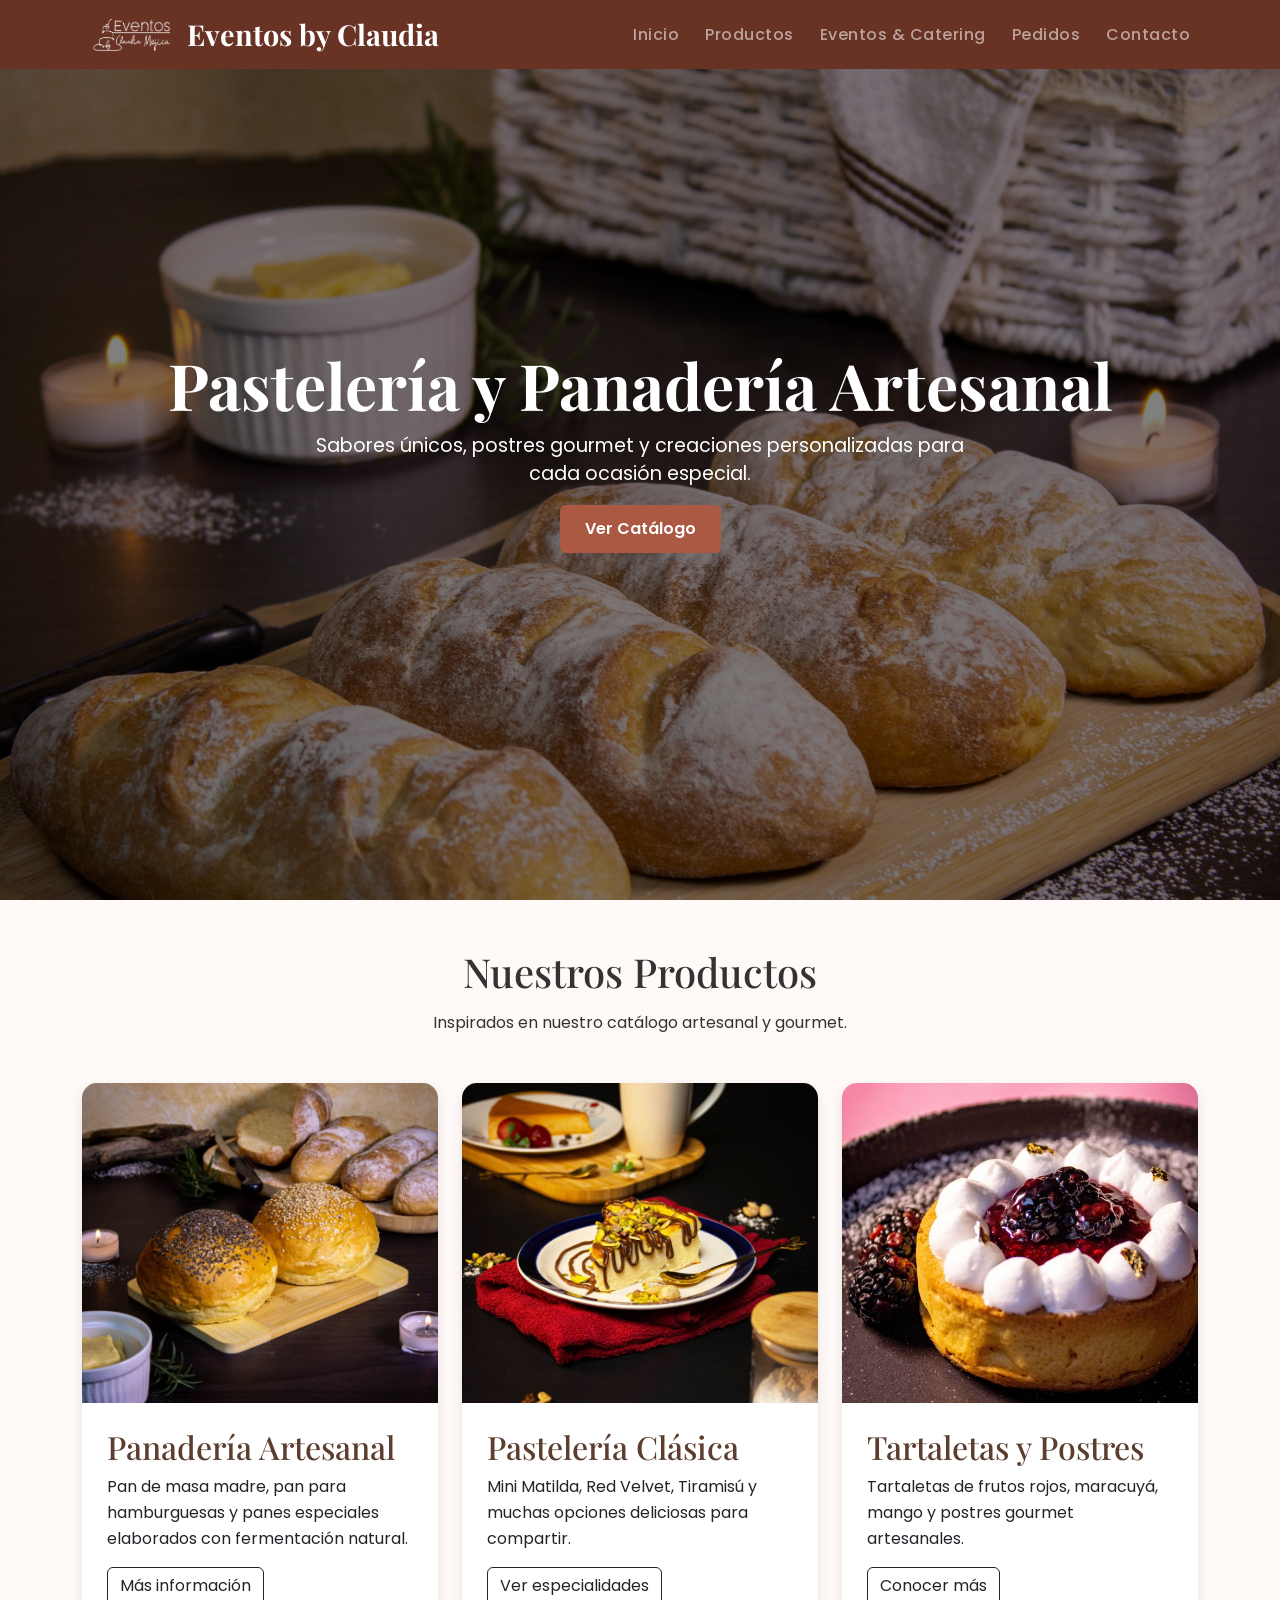
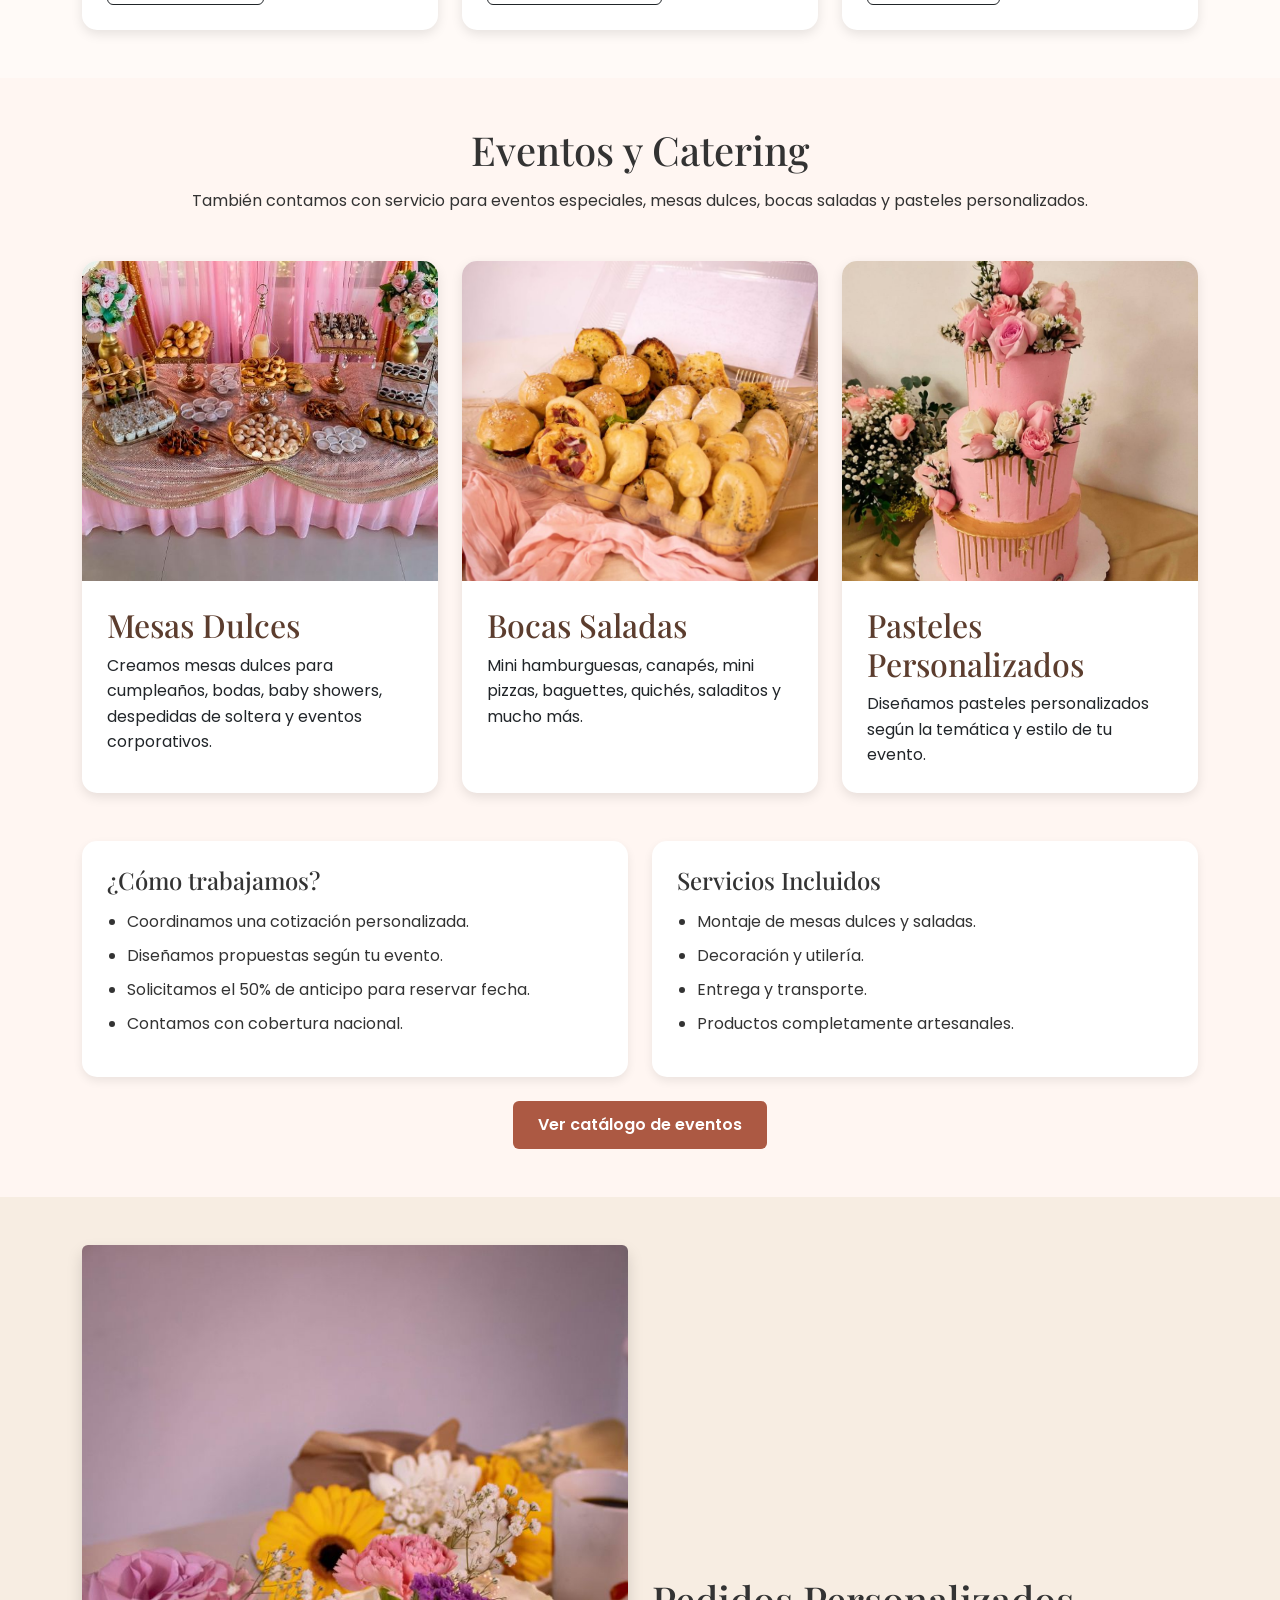
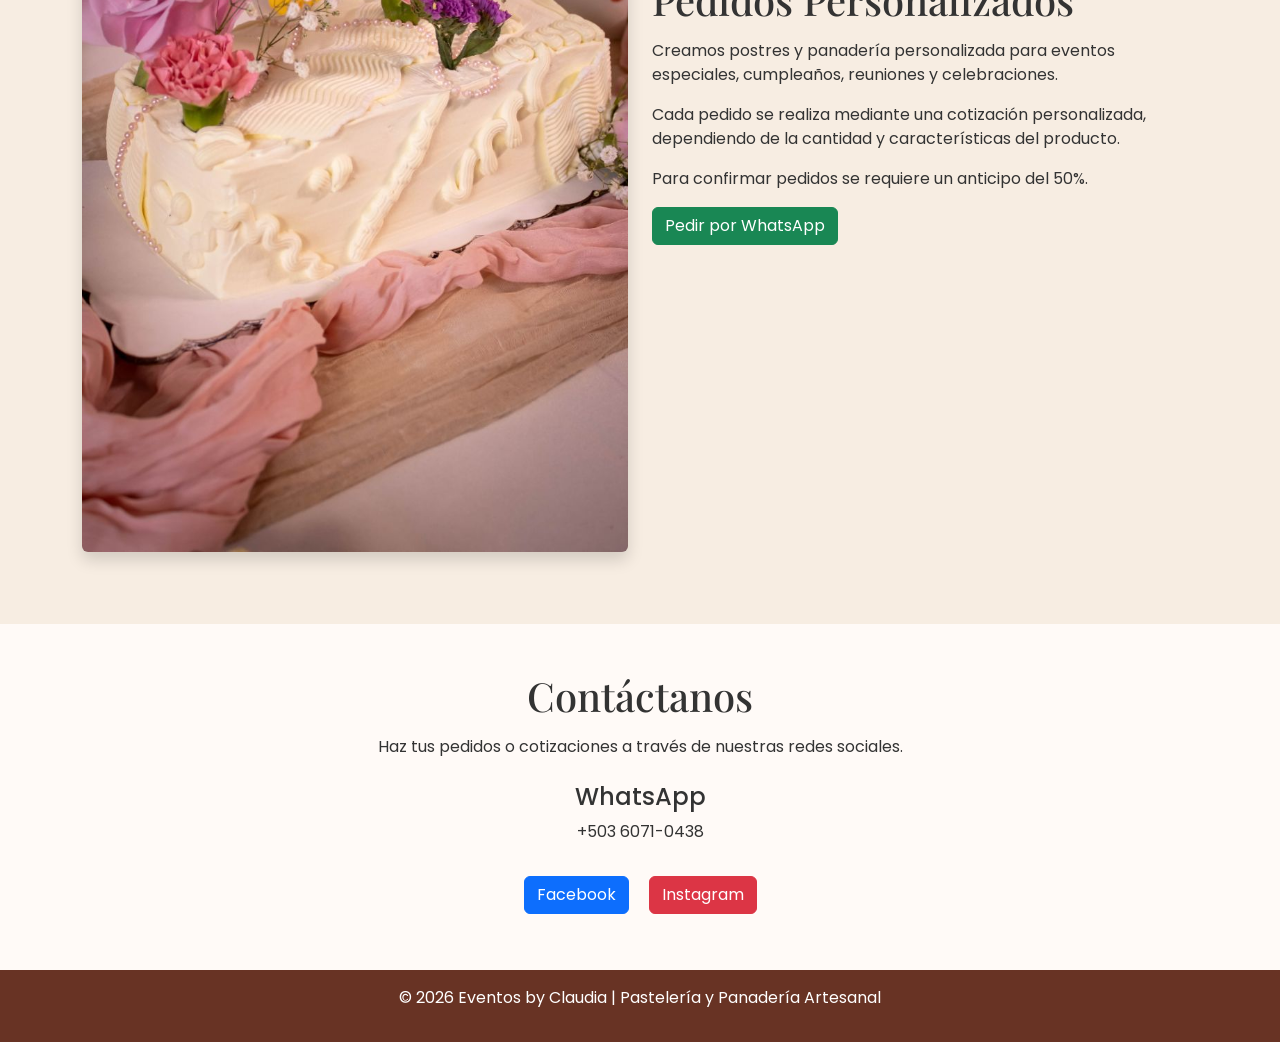
<file: index.html>
<!DOCTYPE html>
<html lang="es">
<head>
    <meta charset="UTF-8">
    <meta name="viewport" content="width=device-width, initial-scale=1.0">

    <title>Eventos by Claudia</title>

    <link href="https://cdn.jsdelivr.net/npm/bootstrap@5.3.3/dist/css/bootstrap.min.css" rel="stylesheet">
    <link href="https://fonts.googleapis.com/css2?family=Playfair+Display:wght@600;700&family=Poppins:wght@300;400;500;600&display=swap" rel="stylesheet">
    <link rel="stylesheet" href="css.css">
</head>

<body>


    <nav class="navbar navbar-expand-lg navbar-dark fixed-top custom-navbar">
        <div class="container">
            <a class="navbar-brand d-flex align-items-center" href="#">
    
            <img src="img/logo.png"
             alt="Logo"
              width="110"
             height="50">

             Eventos by Claudia

          </a>

            <button class="navbar-toggler" type="button" data-bs-toggle="collapse" data-bs-target="#menu">
                <span class="navbar-toggler-icon"></span>
            </button>

            <div class="collapse navbar-collapse" id="menu">
                <ul class="navbar-nav ms-auto">

                 <li class="nav-item">
                  <a class="nav-link" href="#inicio">
                  Inicio
             </a>
              </li>

               <li class="nav-item">
                 <a class="nav-link" href="#productos">
            Productos
                  </a>
               </li>

             <li class="nav-item">
                 <a class="nav-link" href="#eventos">
                 Eventos & Catering
                 </a>
             </li>

              <li class="nav-item">
                 <a class="nav-link" href="#personalizados">
                  Pedidos
                 </a>
             </li>

             <li class="nav-item">
                   <a class="nav-link" href="#contacto">
                 Contacto
                 </a>
             </li>

 </ul>
            </div>
        </div>
    </nav>


    <section id="inicio" class="hero d-flex align-items-center text-center">
        <div class="container">
            <h1>Pastelería y Panadería Artesanal</h1>
            <p>
                Sabores únicos, postres gourmet y creaciones personalizadas
                para cada ocasión especial.
            </p>

            <a href="#productos" class="btn btn-custom mt-3">
                Ver Catálogo
            </a>
        </div>
    </section>


    <section id="productos" class="container py-5">

        <div class="text-center mb-5">
            <h2>Nuestros Productos</h2>
            <p>
                Inspirados en nuestro catálogo artesanal y gourmet.
            </p>
        </div>

        <div class="row g-4">


            <div class="col-md-4">
                <div class="card custom-card h-100">
                    <img src="img/pan.jpg" class="card-img-top" alt="Pan artesanal">

                    <div class="card-body">
                        <h3 class="card-title">Panadería Artesanal</h3>

                        <p class="card-text">
                            Pan de masa madre, pan para hamburguesas y
                            panes especiales elaborados con fermentación natural.
                        </p>

                       <a href="panaderia.html" class="btn btn-outline-dark">
                         Más información
                      </a>
                    </div>
                </div>
            </div>


            <div class="col-md-4">
                <div class="card custom-card h-100">
                    <img src="img/pastel.jpg" class="card-img-top" alt="Pasteles">

                    <div class="card-body">
                        <h3 class="card-title">Pastelería Clásica</h3>

                        <p class="card-text">
                            Mini Matilda, Red Velvet, Tiramisú y muchas
                            opciones deliciosas para compartir.
                        </p>

                       <a href="pasteleria.html" class="btn btn-outline-dark">
                         Ver especialidades
                    </a>
                    </div>
                </div>
            </div>


            <div class="col-md-4">
                <div class="card custom-card h-100">
                    <img src="img/tarta.jpg" class="card-img-top" alt="Tartaletas">

                    <div class="card-body">
                        <h3 class="card-title">Tartaletas y Postres</h3>

                        <p class="card-text">
                            Tartaletas de frutos rojos, maracuyá,
                            mango y postres gourmet artesanales.
                        </p>

                        <a href="tartaletas.html" class="btn btn-outline-dark">
                         Conocer más
                       </a>
                    </div>
                </div>
            </div>

        </div>
    </section>


<section id="eventos" class="eventos py-5">

    <div class="container">

        <div class="text-center mb-5">
            <h2>Eventos y Catering</h2>

            <p>
                También contamos con servicio para eventos especiales,
                mesas dulces, bocas saladas y pasteles personalizados.
            </p>
        </div>

        <div class="row g-4">


            <div class="col-md-4">

                <div class="card custom-card h-100">

                    <img src="img/eventos1.jpg"
                    class="card-img-top"
                    alt="Mesa dulce">

                    <div class="card-body">

                        <h3 class="card-title">
                            Mesas Dulces
                        </h3>

                        <p class="card-text">
                            Creamos mesas dulces para cumpleaños,
                            bodas, baby showers, despedidas de soltera
                            y eventos corporativos.
                        </p>

                    </div>

                </div>

            </div>


            <div class="col-md-4">

                <div class="card custom-card h-100">

                    <img src="img/eventos2.jpg"
                    class="card-img-top"
                    alt="Bocas saladas">

                    <div class="card-body">

                        <h3 class="card-title">
                            Bocas Saladas
                        </h3>

                        <p class="card-text">
                            Mini hamburguesas, canapés,
                            mini pizzas, baguettes, quichés,
                            saladitos y mucho más.
                        </p>

                    </div>

                </div>

            </div>


            <div class="col-md-4">

                <div class="card custom-card h-100">

                    <img src="img/eventos3.jpg"
                    class="card-img-top"
                    alt="Pasteles personalizados">

                    <div class="card-body">

                        <h3 class="card-title">
                            Pasteles Personalizados
                        </h3>

                        <p class="card-text">
                            Diseñamos pasteles personalizados
                            según la temática y estilo de tu evento.
                        </p>

                    </div>

                </div>

            </div>

        </div>


        <div class="row mt-5">

            <div class="col-lg-6">

                <div class="info-box">

                    <h4>¿Cómo trabajamos?</h4>

                    <ul>
                        <li>Coordinamos una cotización personalizada.</li>
                        <li>Diseñamos propuestas según tu evento.</li>
                        <li>Solicitamos el 50% de anticipo para reservar fecha.</li>
                        <li>Contamos con cobertura nacional.</li>
                    </ul>

                </div>

            </div>

            <div class="col-lg-6">

                <div class="info-box">

                    <h4>Servicios Incluidos</h4>

                    <ul>
                        <li>Montaje de mesas dulces y saladas.</li>
                        <li>Decoración y utilería.</li>
                        <li>Entrega y transporte.</li>
                        <li>Productos completamente artesanales.</li>
                    </ul>
                </div>

            </div>

        </div>



    </div>

                      <a href="pdf/catalogo-eventos.pdf"
                   target="_blank"
                   class="btn btn-custom d-block mx-auto mt-4"
                  style="width: fit-content;">

                  Ver catálogo de eventos

                 </a>

</section>


    <section id="personalizados" class="personalizados py-5">
        <div class="container">

            <div class="row align-items-center">

                <div class="col-lg-6 mb-4">
                    <img src="img/personalizados.jpg" class="img-fluid rounded shadow" alt="Pedidos personalizados">
                </div>

                <div class="col-lg-6">
                    <h2>Pedidos Personalizados</h2>

                    <p>
                        Creamos postres y panadería personalizada para
                        eventos especiales, cumpleaños, reuniones y celebraciones.
                    </p>

                    <p>
                        Cada pedido se realiza mediante una cotización personalizada,
                        dependiendo de la cantidad y características del producto.
                    </p>

                    <p>
                        Para confirmar pedidos se requiere un anticipo del 50%.
                    </p>

                    <a href="https://wa.me/50360710438" target="_blank" class="btn btn-success">
                        Pedir por WhatsApp
                    </a>
                </div>

            </div>

        </div>
    </section>


    <section id="contacto" class="container py-5">

        <div class="text-center">
            <h2>Contáctanos</h2>

            <p>
                Haz tus pedidos o cotizaciones a través de nuestras redes sociales.
            </p>

            <h4 class="mt-4">WhatsApp</h4>
            <p>+503 6071-0438</p>

            <div class="sociales mt-4">

                <a href="https://www.facebook.com/eventosbyclaudia.sv/" target="_blank" class="btn btn-primary m-2">
                    Facebook
                </a>

                <a href="https://www.instagram.com/eventosbyclaudia.sv/" target="_blank" class="btn btn-danger m-2">
                    Instagram
                </a>

            </div>
        </div>

    </section>


    <footer class="text-center py-3">
        <p>
            © 2026 Eventos by Claudia | Pastelería y Panadería Artesanal
        </p>
    </footer>

 
    <script src="https://cdn.jsdelivr.net/npm/bootstrap@5.3.3/dist/js/bootstrap.bundle.min.js"></script>

</body>
</html>
</file>
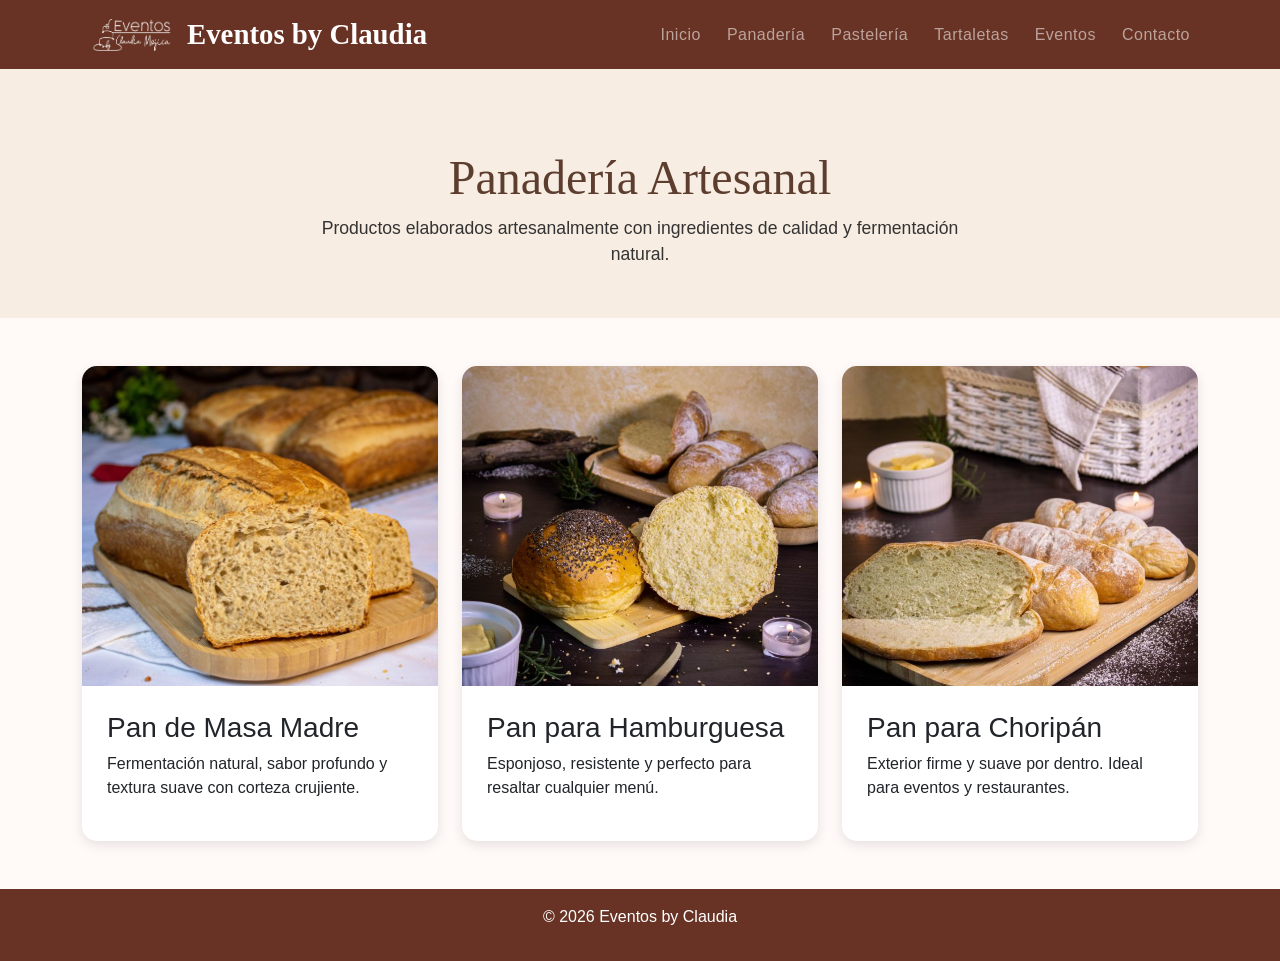
<file: panaderia.html>
<!DOCTYPE html>
<html lang="es">

<head>
    <meta charset="UTF-8">
    <meta name="viewport" content="width=device-width, initial-scale=1.0">

    <title>Panadería Artesanal</title>
    <link href="https://cdn.jsdelivr.net/npm/bootstrap@5.3.3/dist/css/bootstrap.min.css" rel="stylesheet">
    <link rel="stylesheet" href="css.css">
</head>

<body>

<nav class="navbar navbar-expand-lg navbar-dark custom-navbar">

    <div class="container">

        <a class="navbar-brand d-flex align-items-center"
        href="index.html">

            <img src="img/logo.png"
            alt="Logo">

            <span>Eventos by Claudia</span>

        </a>


        <button class="navbar-toggler"
        type="button"
        data-bs-toggle="collapse"
        data-bs-target="#menu">

            <span class="navbar-toggler-icon"></span>

        </button>



        <div class="collapse navbar-collapse"
        id="menu">

            <ul class="navbar-nav ms-auto">

                <li class="nav-item">

                    <a class="nav-link"
                    href="index.html">

                        Inicio

                    </a>

                </li>

                <li class="nav-item">

                    <a class="nav-link"
                    href="panaderia.html">

                        Panadería

                    </a>

                </li>

                <li class="nav-item">

                    <a class="nav-link"
                    href="pasteleria.html">

                        Pastelería

                    </a>

                </li>

                <li class="nav-item">

                    <a class="nav-link"
                    href="tartaletas.html">

                        Tartaletas

                    </a>

                </li>

                <li class="nav-item">

                    <a class="nav-link"
                    href="index.html#eventos">

                        Eventos

                    </a>

                </li>

                <li class="nav-item">

                    <a class="nav-link"
                    href="index.html#contacto">

                        Contacto

                    </a>

                </li>

            </ul>

        </div>

    </div>

</nav>

    <section class="page-header">

        <div class="container">

            <h1>
                Panadería Artesanal
            </h1>

            <p>
                Productos elaborados artesanalmente
                con ingredientes de calidad y fermentación natural.
            </p>

        </div>

    </section>
    <section class="container py-5">

        <div class="row g-4">

            <div class="col-md-4">

                <div class="card custom-card h-100">

                    <img src="img/panmadre.jpg"
                    class="card-img-top">

                    <div class="card-body">

                        <h3>Pan de Masa Madre</h3>

                        <p>
                            Fermentación natural, sabor profundo
                            y textura suave con corteza crujiente.
                        </p>

                    </div>

                </div>

            </div>

            <div class="col-md-4">

                <div class="card custom-card h-100">

                    <img src="img/hamburguesa.jpg"
                    class="card-img-top">

                    <div class="card-body">

                        <h3>Pan para Hamburguesa</h3>

                        <p>
                            Esponjoso, resistente y perfecto
                            para resaltar cualquier menú.
                        </p>

                    </div>

                </div>

            </div>

            <div class="col-md-4">

                <div class="card custom-card h-100">

                    <img src="img/choripanes.jpg"
                    class="card-img-top">

                    <div class="card-body">

                        <h3>Pan para Choripán</h3>

                        <p>
                            Exterior firme y suave por dentro.
                            Ideal para eventos y restaurantes.
                        </p>

                    </div>

                </div>

            </div>

        </div>

    </section>

        <footer class="text-center py-3">

        <p>
            © 2026 Eventos by Claudia
        </p>

    </footer>

</body>
</html>
</file>
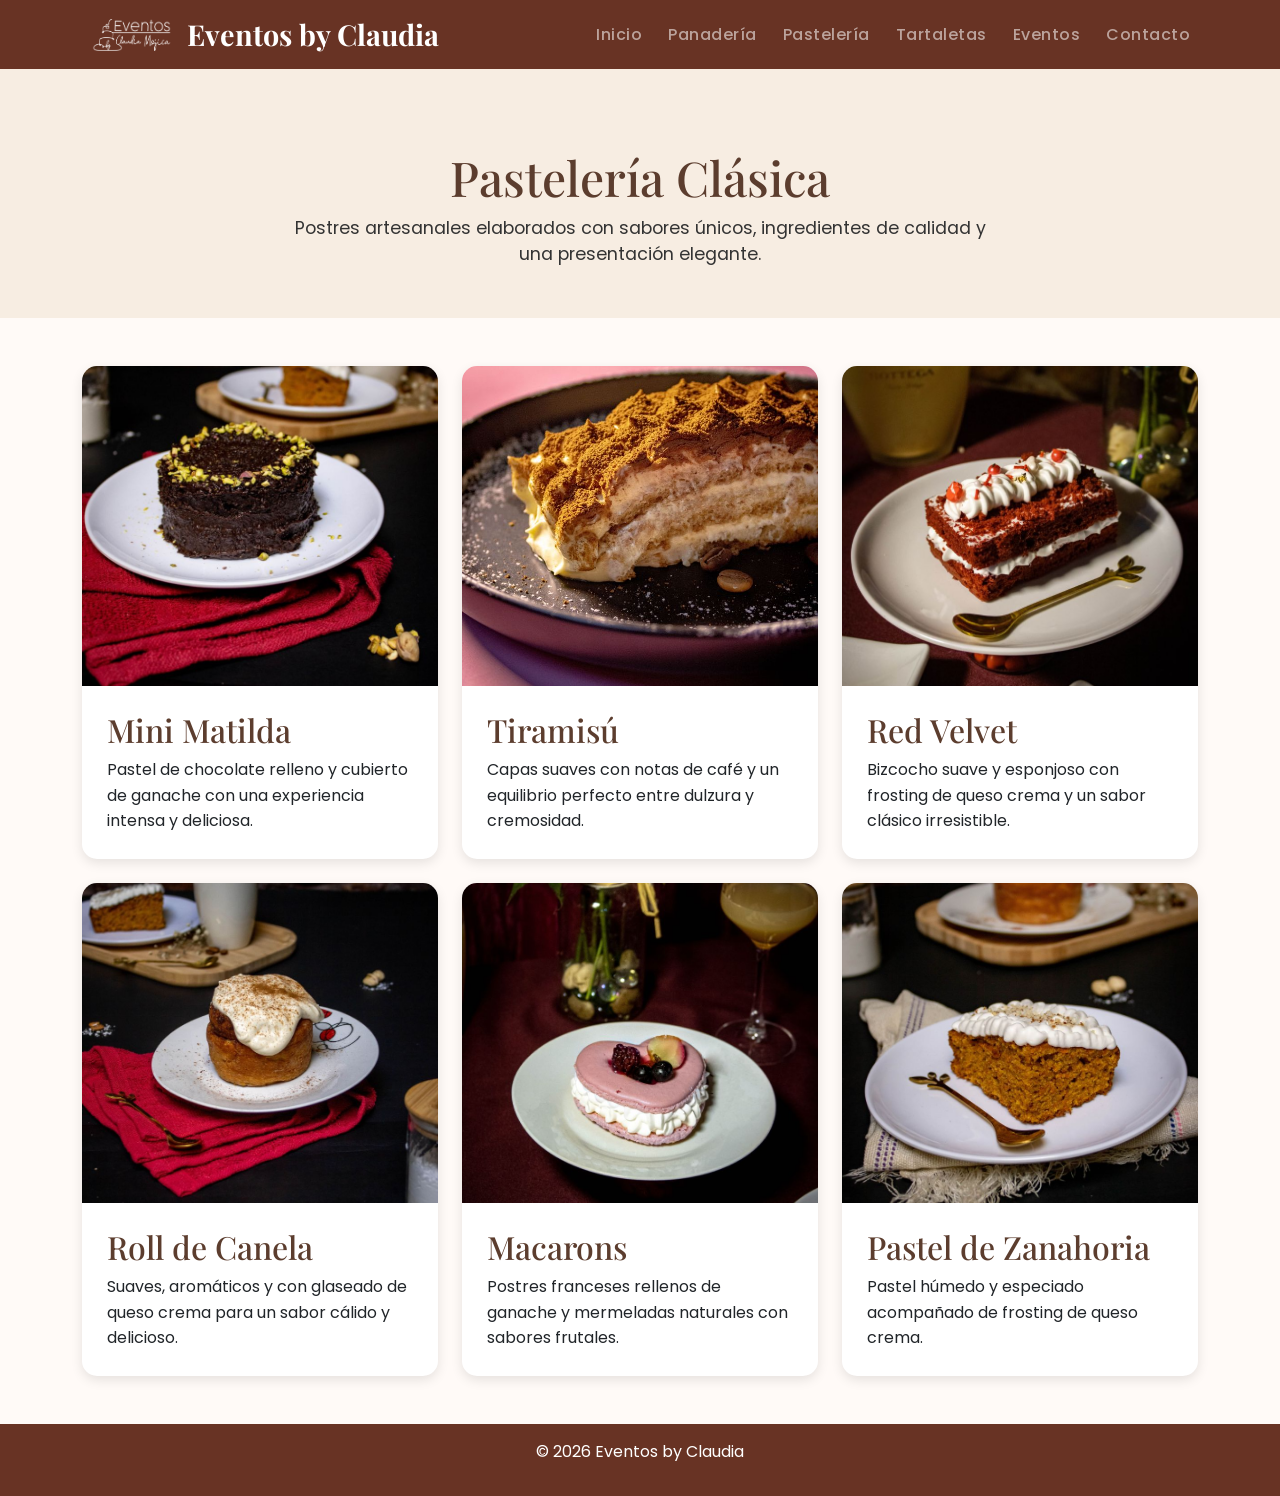
<file: pasteleria.html>
<!DOCTYPE html>
<html lang="es">

<head>

    <meta charset="UTF-8">
    <meta name="viewport" content="width=device-width, initial-scale=1.0">

    <title>Pastelería Clásica</title>
    <link href="https://cdn.jsdelivr.net/npm/bootstrap@5.3.3/dist/css/bootstrap.min.css" rel="stylesheet">
    <link href="https://fonts.googleapis.com/css2?family=Playfair+Display:wght@600;700&family=Poppins:wght@300;400;500;600&display=swap" rel="stylesheet">
    <link rel="stylesheet" href="css.css">

</head>

<body>


<nav class="navbar navbar-expand-lg navbar-dark custom-navbar">

    <div class="container">

        <a class="navbar-brand d-flex align-items-center"
        href="index.html">

            <img src="img/logo.png"
            alt="Logo">

            <span>Eventos by Claudia</span>

        </a>


        <button class="navbar-toggler"
        type="button"
        data-bs-toggle="collapse"
        data-bs-target="#menu">

            <span class="navbar-toggler-icon"></span>

        </button>



        <div class="collapse navbar-collapse"
        id="menu">

            <ul class="navbar-nav ms-auto">

                <li class="nav-item">

                    <a class="nav-link"
                    href="index.html">

                        Inicio

                    </a>

                </li>

                <li class="nav-item">

                    <a class="nav-link"
                    href="panaderia.html">

                        Panadería

                    </a>

                </li>

                <li class="nav-item">

                    <a class="nav-link"
                    href="pasteleria.html">

                        Pastelería

                    </a>

                </li>

                <li class="nav-item">

                    <a class="nav-link"
                    href="tartaletas.html">

                        Tartaletas

                    </a>

                </li>

                <li class="nav-item">

                    <a class="nav-link"
                    href="index.html#eventos">

                        Eventos

                    </a>

                </li>

                <li class="nav-item">

                    <a class="nav-link"
                    href="index.html#contacto">

                        Contacto

                    </a>

                </li>

            </ul>

        </div>

    </div>

</nav>


    <section class="page-header">

        <div class="container">

            <h1>
                Pastelería Clásica
            </h1>

            <p>
                Postres artesanales elaborados con sabores únicos,
                ingredientes de calidad y una presentación elegante.
            </p>

        </div>

    </section>


    <section class="container py-5">

        <div class="row g-4">


            <div class="col-md-4">

                <div class="card custom-card h-100">

                    <img src="img/matilda.jpg"
                    class="card-img-top"
                    alt="Mini Matilda">

                    <div class="card-body">

                        <h3 class="card-title">
                            Mini Matilda
                        </h3>

                        <p class="card-text">
                            Pastel de chocolate relleno y cubierto
                            de ganache con una experiencia intensa
                            y deliciosa.
                        </p>

                    </div>

                </div>

            </div>


            <div class="col-md-4">

                <div class="card custom-card h-100">

                    <img src="img/tiramisu.jpg"
                    class="card-img-top"
                    alt="Tiramisú">

                    <div class="card-body">

                        <h3 class="card-title">
                            Tiramisú
                        </h3>

                        <p class="card-text">
                            Capas suaves con notas de café
                            y un equilibrio perfecto entre
                            dulzura y cremosidad.
                        </p>

                    </div>

                </div>

            </div>


            <div class="col-md-4">

                <div class="card custom-card h-100">

                    <img src="img/redvelvet.jpg"
                    class="card-img-top"
                    alt="Red Velvet">

                    <div class="card-body">

                        <h3 class="card-title">
                            Red Velvet
                        </h3>

                        <p class="card-text">
                            Bizcocho suave y esponjoso con
                            frosting de queso crema y un sabor
                            clásico irresistible.
                        </p>

                    </div>

                </div>

            </div>


            <div class="col-md-4">

                <div class="card custom-card h-100">

                    <img src="img/canela.jpg"
                    class="card-img-top"
                    alt="Roll de Canela">

                    <div class="card-body">

                        <h3 class="card-title">
                            Roll de Canela
                        </h3>

                        <p class="card-text">
                            Suaves, aromáticos y con glaseado
                            de queso crema para un sabor
                            cálido y delicioso.
                        </p>

                    </div>

                </div>

            </div>


            <div class="col-md-4">

                <div class="card custom-card h-100">

                    <img src="img/macaron.jpg"
                    class="card-img-top"
                    alt="Macarons">

                    <div class="card-body">

                        <h3 class="card-title">
                            Macarons
                        </h3>

                        <p class="card-text">
                            Postres franceses rellenos de ganache
                            y mermeladas naturales con sabores
                            frutales.
                        </p>

                    </div>

                </div>

            </div>


            <div class="col-md-4">

                <div class="card custom-card h-100">

                    <img src="img/zanahoria.jpg"
                    class="card-img-top"
                    alt="Pastel de Zanahoria">

                    <div class="card-body">

                        <h3 class="card-title">
                            Pastel de Zanahoria
                        </h3>

                        <p class="card-text">
                            Pastel húmedo y especiado
                            acompañado de frosting
                            de queso crema.
                        </p>

                    </div>

                </div>

            </div>

        </div>

    </section>


    <footer class="text-center py-3">

        <p>
            © 2026 Eventos by Claudia
        </p>

    </footer>

</body>
</html>
</file>
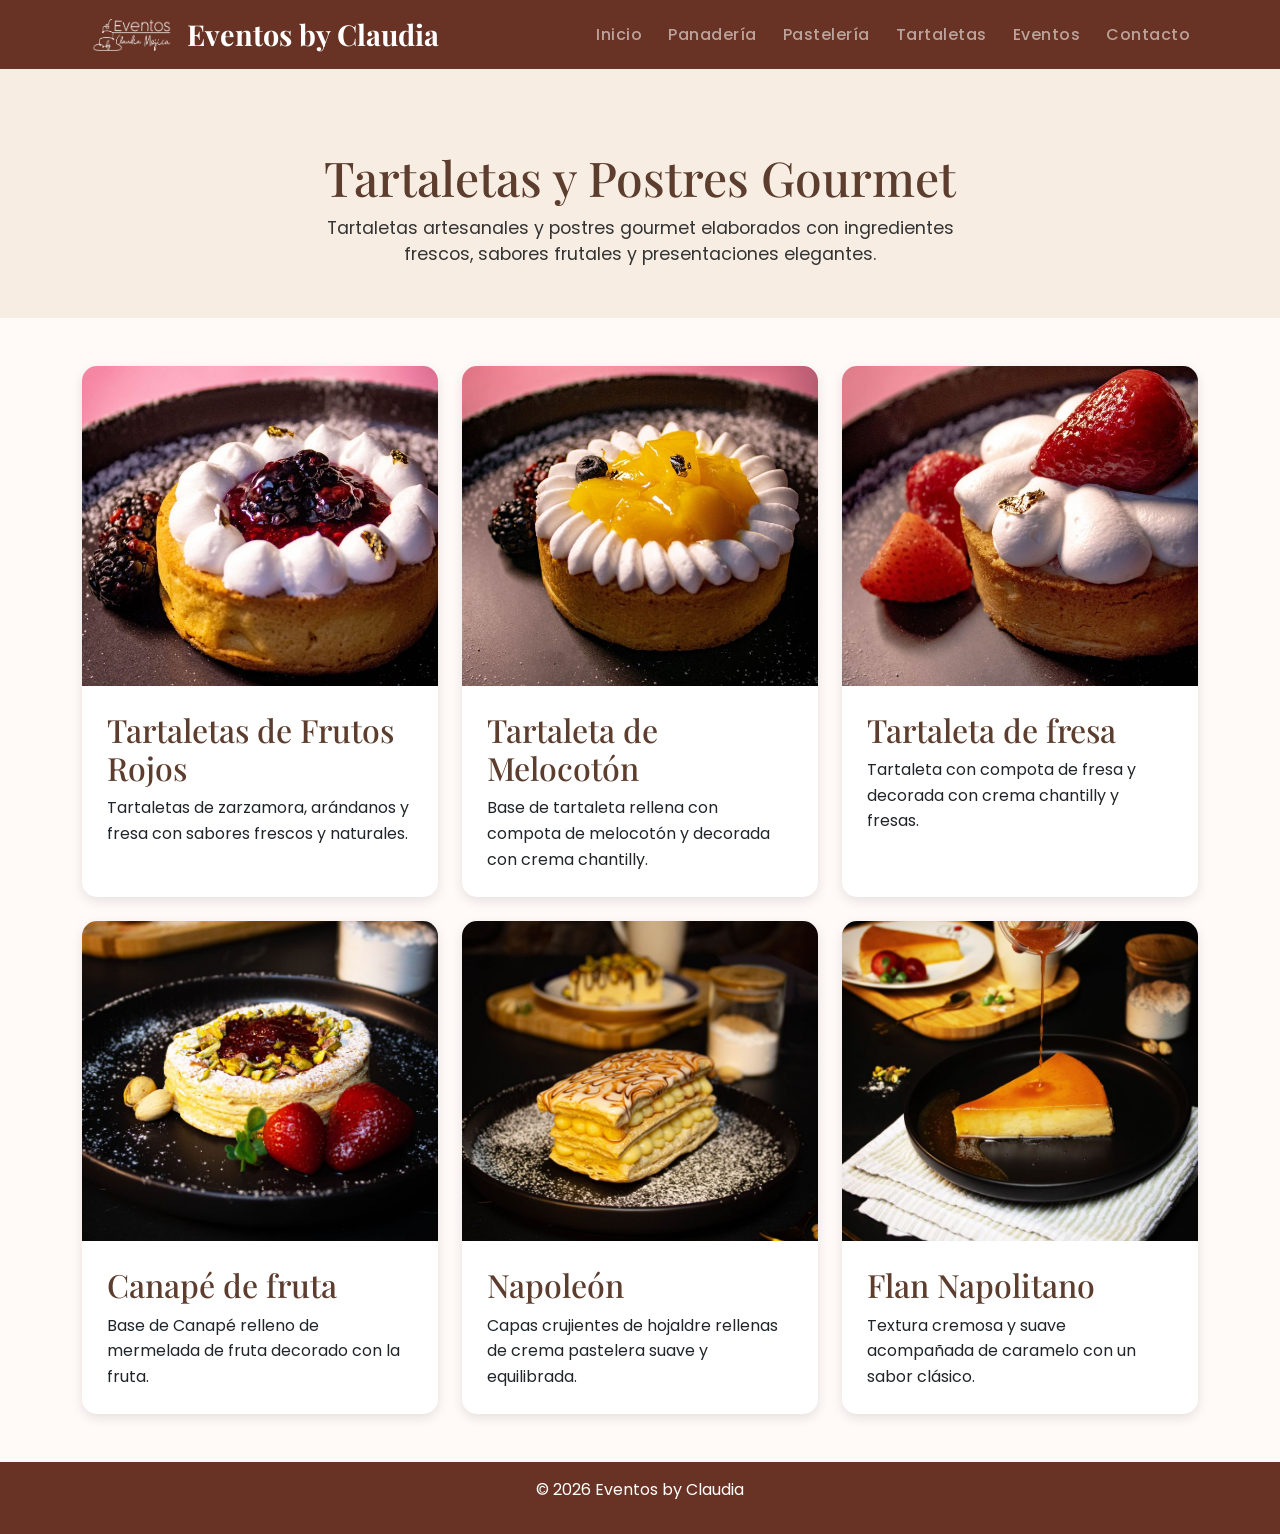
<file: tartaletas.html>
<!DOCTYPE html>
<html lang="es">

<head>

    <meta charset="UTF-8">
    <meta name="viewport" content="width=device-width, initial-scale=1.0">

    <title>Tartaletas y Postres Gourmet</title>

    <link href="https://cdn.jsdelivr.net/npm/bootstrap@5.3.3/dist/css/bootstrap.min.css" rel="stylesheet">

    <link href="https://fonts.googleapis.com/css2?family=Playfair+Display:wght@600;700&family=Poppins:wght@300;400;500;600&display=swap" rel="stylesheet">

    <link rel="stylesheet" href="css.css">

</head>

<body>


<nav class="navbar navbar-expand-lg navbar-dark custom-navbar">

    <div class="container">

        <a class="navbar-brand d-flex align-items-center"
        href="index.html">

            <img src="img/logo.png"
            alt="Logo">

            <span>Eventos by Claudia</span>

        </a>


        <button class="navbar-toggler"
        type="button"
        data-bs-toggle="collapse"
        data-bs-target="#menu">

            <span class="navbar-toggler-icon"></span>

        </button>



        <div class="collapse navbar-collapse"
        id="menu">

            <ul class="navbar-nav ms-auto">

                <li class="nav-item">

                    <a class="nav-link"
                    href="index.html">

                        Inicio

                    </a>

                </li>

                <li class="nav-item">

                    <a class="nav-link"
                    href="panaderia.html">

                        Panadería

                    </a>

                </li>

                <li class="nav-item">

                    <a class="nav-link"
                    href="pasteleria.html">

                        Pastelería

                    </a>

                </li>

                <li class="nav-item">

                    <a class="nav-link"
                    href="tartaletas.html">

                        Tartaletas

                    </a>

                </li>

                <li class="nav-item">

                    <a class="nav-link"
                    href="index.html#eventos">

                        Eventos

                    </a>

                </li>

                <li class="nav-item">

                    <a class="nav-link"
                    href="index.html#contacto">

                        Contacto

                    </a>

                </li>

            </ul>

        </div>

    </div>

</nav>

    <section class="page-header">

        <div class="container">

            <h1>
                Tartaletas y Postres Gourmet
            </h1>

            <p>
                Tartaletas artesanales y postres gourmet
                elaborados con ingredientes frescos,
                sabores frutales y presentaciones elegantes.
            </p>

        </div>

    </section>


    <section class="container py-5">

        <div class="row g-4">


            <div class="col-md-4">

                <div class="card custom-card h-100">

                    <img src="img/frutosrojos.jpg"
                    class="card-img-top"
                    alt="Tartaleta frutos rojos">

                    <div class="card-body">

                        <h3 class="card-title">
                            Tartaletas de Frutos Rojos
                        </h3>

                        <p class="card-text">
                            Tartaletas de zarzamora,
                            arándanos y fresa con sabores
                            frescos y naturales.
                        </p>

                    </div>

                </div>

            </div>


            <div class="col-md-4">

                <div class="card custom-card h-100">

                    <img src="img/melocoton.jpg"
                    class="card-img-top"
                    alt="Tartaleta melocotón">

                    <div class="card-body">

                        <h3 class="card-title">
                            Tartaleta de Melocotón
                        </h3>

                        <p class="card-text">
                            Base de tartaleta rellena
                            con compota de melocotón
                            y decorada con crema chantilly.
                        </p>

                    </div>

                </div>

            </div>


            <div class="col-md-4">

                <div class="card custom-card h-100">

                    <img src="img/fresa.jpg"
                    class="card-img-top"
                    alt="Tartaleta de fresa">

                    <div class="card-body">

                        <h3 class="card-title">
                            Tartaleta de fresa
                        </h3>

                        <p class="card-text">
                            Tartaleta con compota de
                            fresa y decorada con crema
                            chantilly y fresas.
                        </p>

                    </div>

                </div>

            </div>


            <div class="col-md-4">

                <div class="card custom-card h-100">

                    <img src="img/canape.jpg"
                    class="card-img-top"
                    alt="Canapé">

                    <div class="card-body">

                        <h3 class="card-title">
                            Canapé de fruta
                        </h3>

                        <p class="card-text">
                            Base de Canapé relleno
                            de mermelada de fruta
                            decorado con la fruta.
                        </p>

                    </div>

                </div>

            </div>


            <div class="col-md-4">

                <div class="card custom-card h-100">

                    <img src="img/napoleon.jpg"
                    class="card-img-top"
                    alt="Napoleón">

                    <div class="card-body">

                        <h3 class="card-title">
                            Napoleón
                        </h3>

                        <p class="card-text">
                            Capas crujientes de hojaldre
                            rellenas de crema pastelera
                            suave y equilibrada.
                        </p>

                    </div>

                </div>

            </div>


            <div class="col-md-4">

                <div class="card custom-card h-100">

                    <img src="img/flan.jpg"
                    class="card-img-top"
                    alt="Flan Napolitano">

                    <div class="card-body">

                        <h3 class="card-title">
                            Flan Napolitano
                        </h3>

                        <p class="card-text">
                            Textura cremosa y suave
                            acompañada de caramelo
                            con un sabor clásico.
                        </p>

                    </div>

                </div>

            </div>

        </div>

    </section>


    <footer class="text-center py-3">

        <p>
            © 2026 Eventos by Claudia
        </p>

    </footer>

</body>
</html>
</file>
<file: css.css>
body{
    font-family: 'Poppins', sans-serif;
    background-color: #fffaf7;
    color: #333;
}


.custom-navbar{
    background-color: #683324;
}

.navbar-brand{
    font-family: 'Playfair Display', serif;
    font-size: 1.8rem;
    font-weight: bold;
}

.navbar-brand{
    display: flex;
    align-items: center;
    gap: 15px;
    margin-left: 10px;
}

.navbar-brand img{
    width: 80px;
    height: auto;
}

.navbar-nav{
    gap: 10px;
}

.nav-link{
    font-weight: 500;
    letter-spacing: 0.5px;
}

.nav-link:hover{
    color: #ffd6b0 !important;
}


.hero{
    background-image: linear-gradient(rgba(0,0,0,0.5),
    rgba(0,0,0,0.5)),
    url('img/hero.jpg');

    background-size: cover;
    background-position: center;
    height: 100vh;

    color: white;
    padding: 20px;
}

.hero h1{
    font-size: 4rem;
    font-family: 'Playfair Display', serif;
    font-weight: bold;
}

.hero p{
    font-size: 1.2rem;
    max-width: 700px;
    margin: auto;
}


.btn-custom{
    background-color: #ac5943;
    color: white;
    border: none;
    padding: 12px 25px;
    font-weight: 600;
}

.btn-custom:hover{
    background-color: #683324;
    color: white;
}


h2{
    font-family: 'Playfair Display', serif;
    font-size: 2.5rem;
    margin-bottom: 15px;
}


.custom-card{
    border: none;
    transition: transform 0.3s;
    box-shadow: 0 4px 10px rgba(0,0,0,0.1);
}

.custom-card:hover{
    transform: translateY(-8px);
}

.card-title{
    font-family: 'Playfair Display', serif;
}

.card-img-top{
    height: 350px;
    object-fit: cover;
}

.eventos{
    background-color: #fff6f2;
}

.info-box{
    background-color: white;
    padding: 25px;
    border-radius: 15px;
    box-shadow: 0 4px 10px rgba(0,0,0,0.08);
    height: 100%;
}

.info-box h4{
    margin-bottom: 15px;
    font-family: 'Playfair Display', serif;
}

.info-box ul{
    padding-left: 20px;
}

.info-box li{
    margin-bottom: 10px;
}

.personalizados{
    background-color: #f7ede2;
}



footer{
    background-color: #683324;
    color: white;
}



@media(max-width:768px){

    .hero h1{
        font-size: 2.5rem;
    }

    .hero p{
        font-size: 1rem;
    }

}

.page-header{
    background-color: #f7ede2;
    padding: 80px 20px 50px;
    text-align: center;
}

.page-header h1{
    font-family: 'Playfair Display', serif;
    font-size: 3rem;
    color: #5c3d2e;
}

.page-header p{
    max-width: 700px;
    margin: auto;
    font-size: 1.1rem;
}


.custom-card{
    border: none;
    border-radius: 15px;
    overflow: hidden;
    box-shadow: 0 4px 12px rgba(0,0,0,0.1);
    transition: 0.3s;
}

.custom-card:hover{
    transform: translateY(-8px);
}

.card-img-top{
    height: 320px;
    object-fit: cover;
}

.card-body{
    padding: 25px;
}

.card-title{
    font-family: 'Playfair Display', serif;
    font-size: 2rem;
    color: #5c3d2e;
}

.card-text{
    font-size: 1rem;
    line-height: 1.6;
}



.back-btn{
    text-decoration: none;
    color: white;
    font-weight: 500;
}

.back-btn:hover{
    color: #ffd6b0;
}



@media(max-width:768px){

    .page-header h1{
        font-size: 2.2rem;
    }

    .card-img-top{
        height: 250px;
    }

}
</file>
